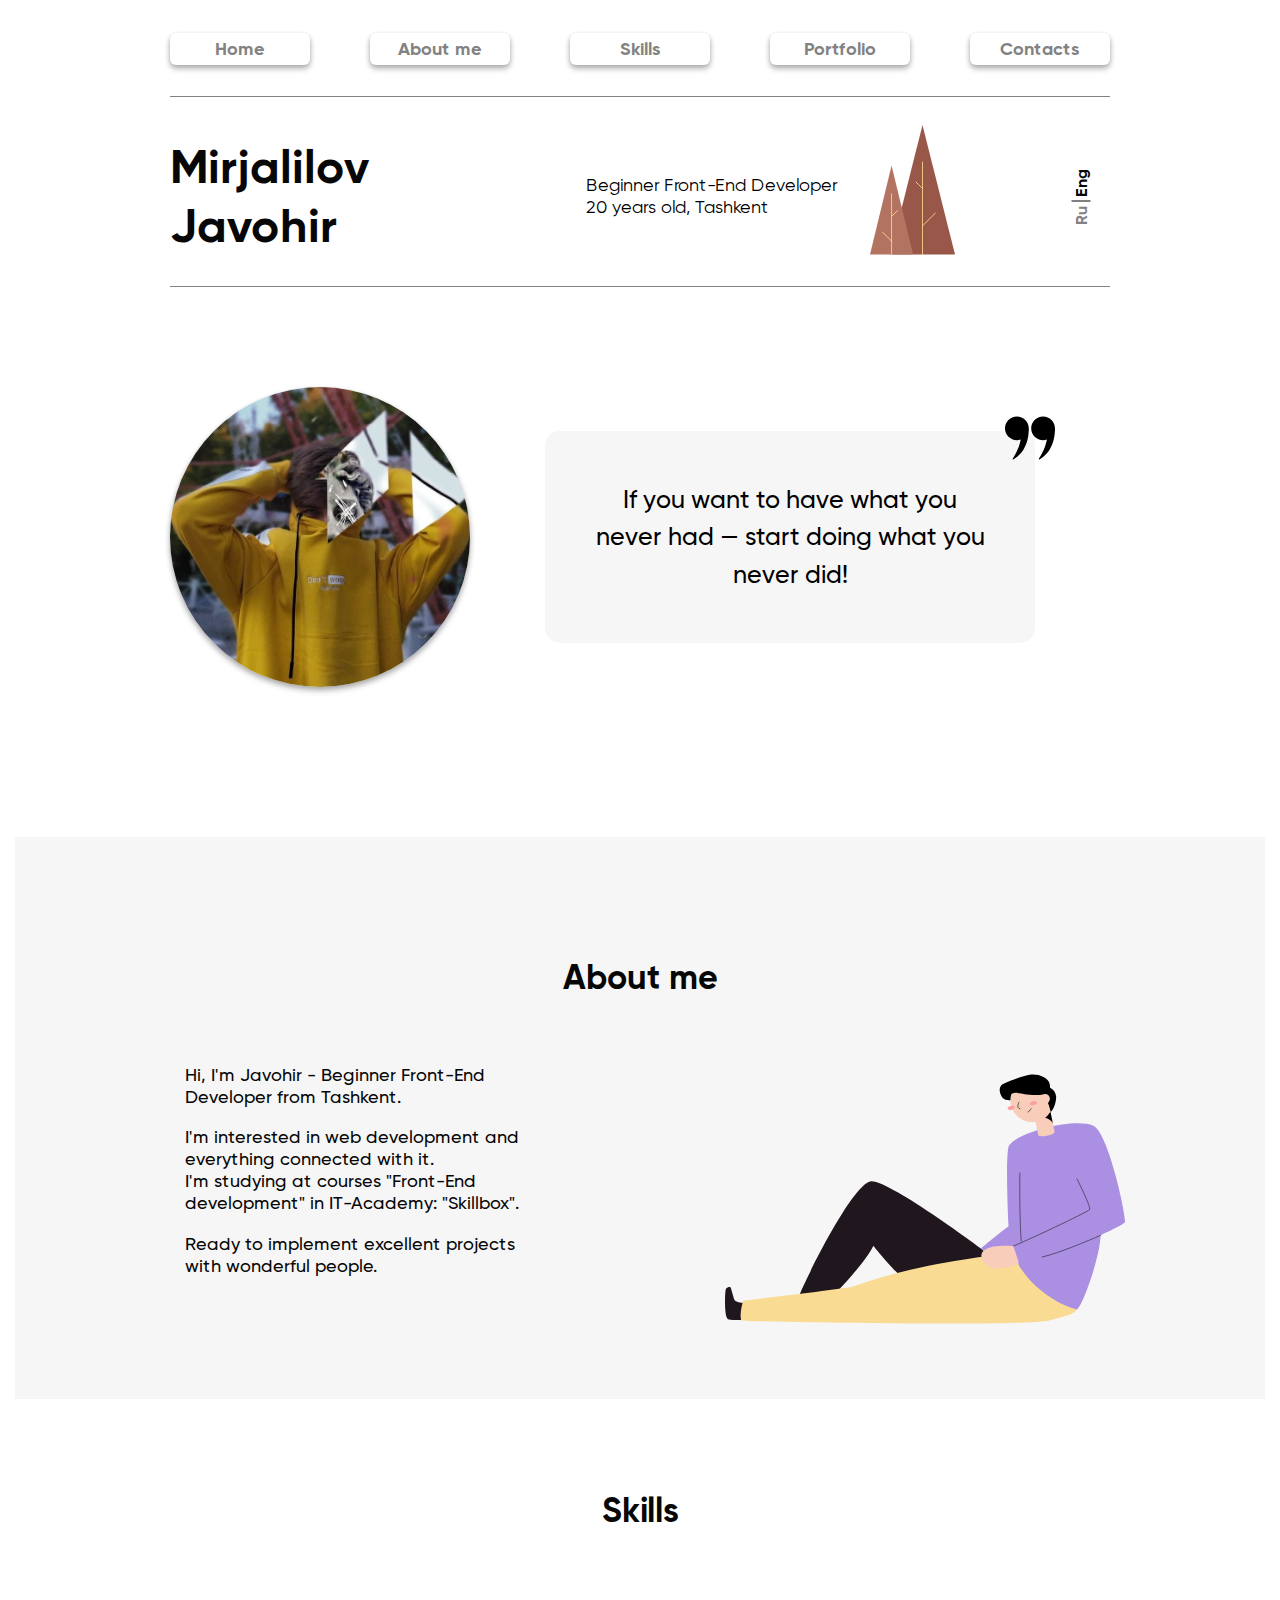
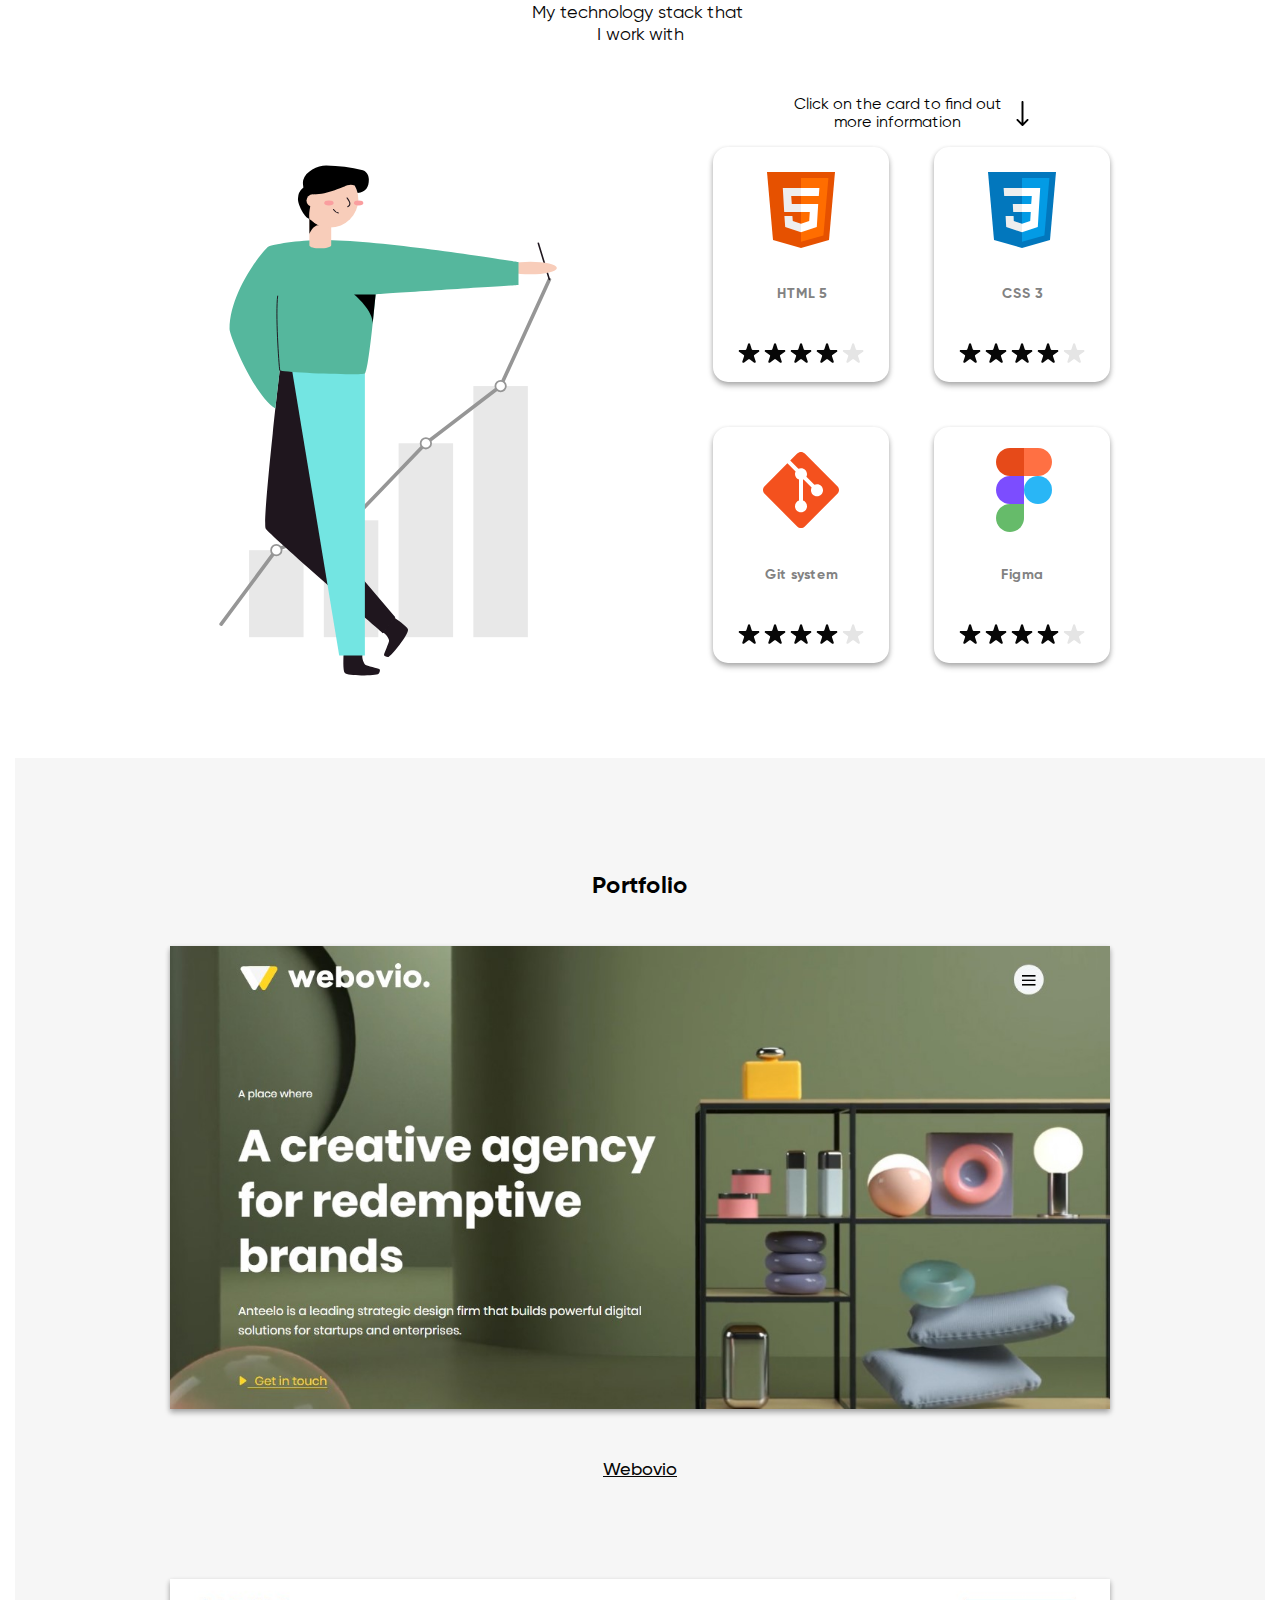
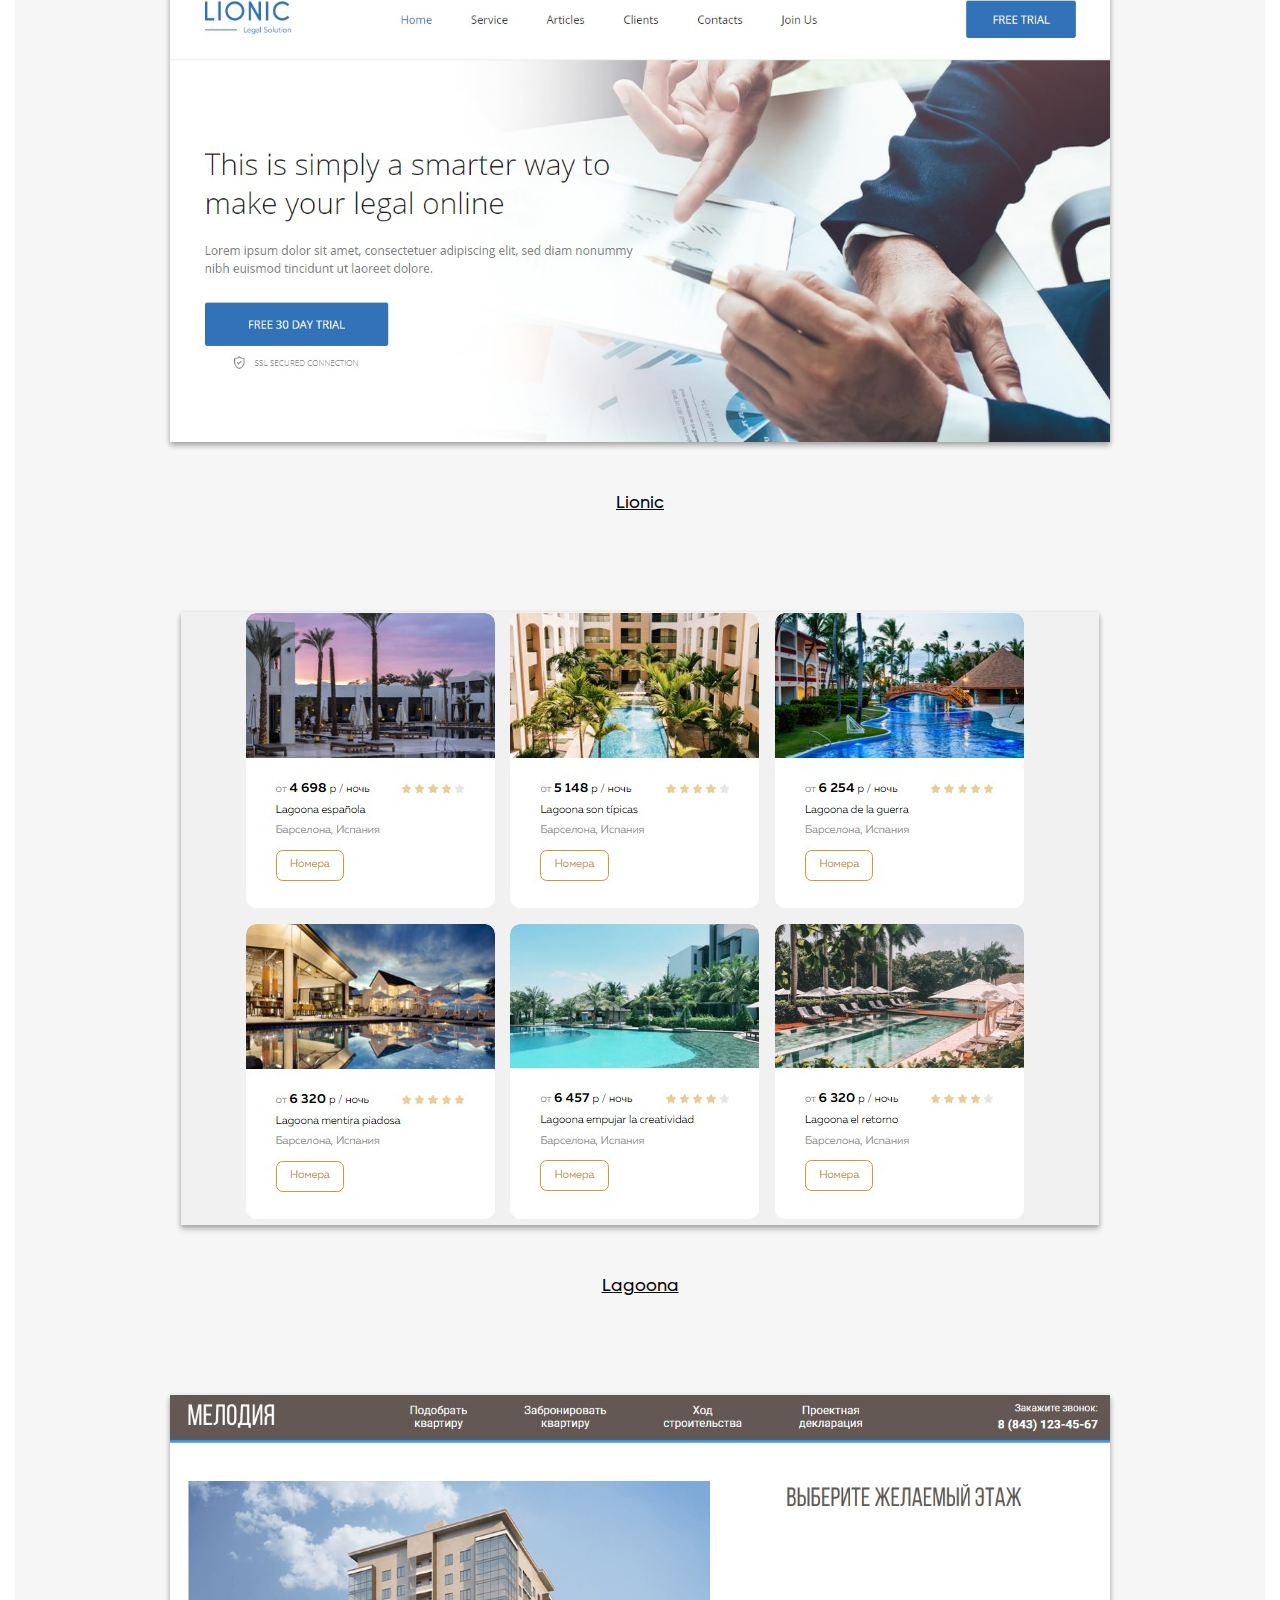
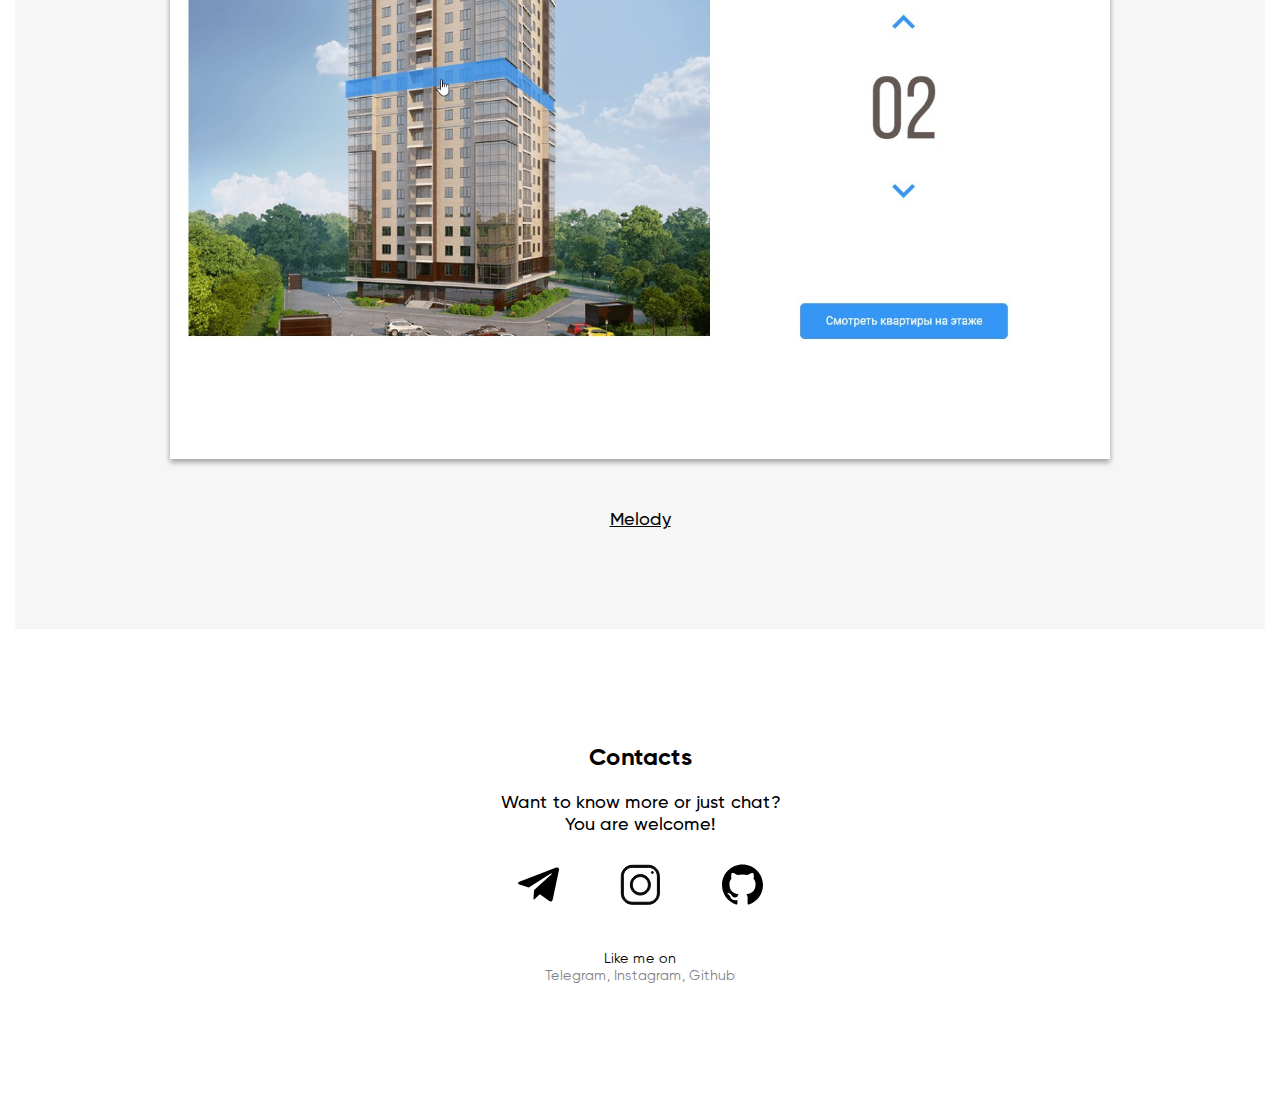
<file: index.html>
<!DOCTYPE html>
<html lang="en">
  <head>
    <meta charset="UTF-8" />
    <meta http-equiv="X-UA-Compatible" content="IE=edge" />
    <meta name="viewport" content="width=device-width, initial-scale=1.0" />
    <link rel="stylesheet" href="css/normalize.css">
    <link rel="stylesheet" href="css/style.css">
    <title>JM</title>
  </head>
  <body>
    <header class="header">
      <div class="container">
        <nav class="header-nav">
          <ul class="nav-list list-reset">
            <li class="nav-item">
                <a href="#" class="nav-link">Home</a>
            </li>
            <li class="nav-item">
                <a href="#about" class="nav-link">About me</a>
            </li>
            <li class="nav-item">
                <a href="#skills" class="nav-link">Skills</a>
            </li>
            <li class="nav-item">
                <a href="#portfolio" class="nav-link">Portfolio</a>
            </li>
            <li class="nav-item">
                <a href="#contacts" class="nav-link">Contacts</a>
            </li>
          </ul>
        </nav>
      </div>
    </header>
    <main>
      <section class="section-hero">
        <div class="container hero-container">
          <div class="hero-content">
            <h1 class="hero-title">Mirjalilov <br> Javohir</h1>
            <p class="hero-descr">Beginner Front-End Developer <br> 20 years old, Tashkent</p>
            <div class="section-hero-lng">
                <a href="index-ru.html" class="hero-lng-ru">Ru</a>
                <a href="index.html" class="hero-lng-en">Eng</a>
            </div>
          </div>
          <div class="hero-content-bottom">
           <div class="hero-avatar">
           </div>
           <div class="hero-content-quote">
            <quote>If&nbsp;you want to&nbsp;have what you never had&nbsp;&mdash; start doing what you never did!</quote>
            </div>
          </div>
        </div>
      </section>
      <section class="section-about">
        <div class="container about-container" id="about">
          <h2 class="section-about-title" >About me</h2>
          <div class="section-about-content">
            <p class="section-about-text">
              Hi, I'm Javohir - Beginner Front-End Developer from Tashkent.</p><br>
              <p class="section-about-text">
                I'm interested in web development and everything connected with it.
              </p>
              <p class="section-about-text">
                I'm studying at courses "Front-End development" in IT-Academy: "Skillbox".
              </p><br>
              <p class="section-about-text">
                Ready to implement excellent projects<br>
                with wonderful people.
              </p>
          </div>
        </div>
      </section>
      <section class="section-skills" id="skills">
        <div class="container skills-container">
          <h2 class="section-skills-title">Skills</h2>
          <p class="section-skills-subtitle">
            My&nbsp;technology stack that&nbsp; <br> I work with
          </p>
          <div class="section-skills-cards">
            <p class="skills-card-text">Click on the card to find out more information</p>
            <ul class="section-skills-list list-reset">
            <li class="section-skills-item item-image">
              <div class="skills-item-content">
                <a href="https://en.wikipedia.org/wiki/HTML5" class="skills-item-link">
                  <svg xmlns="http://www.w3.org/2000/svg"  viewBox="0 0 48 48" width="96px" height="96px"><path fill="#E65100" d="M41,5H7l3,34l14,4l14-4L41,5L41,5z"/><path fill="#FF6D00" d="M24 8L24 39.9 35.2 36.7 37.7 8z"/><path fill="#FFF" d="M24,25v-4h8.6l-0.7,11.5L24,35.1v-4.2l4.1-1.4l0.3-4.5H24z M32.9,17l0.3-4H24v4H32.9z"/><path fill="#EEE" d="M24,30.9v4.2l-7.9-2.6L15.7,27h4l0.2,2.5L24,30.9z M19.1,17H24v-4h-9.1l0.7,12H24v-4h-4.6L19.1,17z"/></svg>
              <h3 class="skills-item-title">HTML 5</h3>
              <div class="skills-rating">
                <img src="img/Star.svg" alt="4 из 5" class="skills-star" />
                <img src="img/Star.svg" alt="" class="skills-star" />
                <img src="img/Star.svg" alt="" class="skills-star" />
                <img src="img/Star.svg" alt="" class="skills-star" />
                <img src="img/star-empty.svg" alt="" class="skills-star" />
              </div>
                </a>
              </div>
            </li>
            <li class="section-skills-item item-image">
              <div class="skills-item-content">
                <a href="https://en.wikipedia.org/wiki/CSS" class="skills-item-link">
                  <svg xmlns="http://www.w3.org/2000/svg"  viewBox="0 0 48 48" width="96px" height="96px"><path fill="#0277BD" d="M41,5H7l3,34l14,4l14-4L41,5L41,5z"/><path fill="#039BE5" d="M24 8L24 39.9 35.2 36.7 37.7 8z"/><path fill="#FFF" d="M33.1 13L24 13 24 17 28.9 17 28.6 21 24 21 24 25 28.4 25 28.1 29.5 24 30.9 24 35.1 31.9 32.5 32.6 21 32.6 21z"/><path fill="#EEE" d="M24,13v4h-8.9l-0.3-4H24z M19.4,21l0.2,4H24v-4H19.4z M19.8,27h-4l0.3,5.5l7.9,2.6v-4.2l-4.1-1.4L19.8,27z"/></svg>
              <h3 class="skills-item-title">CSS 3</h3>
              <div class="skills-rating">
                <img src="img/Star.svg" alt="4 из 5" class="skills-star" />
                <img src="img/Star.svg" alt="" class="skills-star" />
                <img src="img/Star.svg" alt="" class="skills-star" />
                <img src="img/Star.svg" alt="" class="skills-star" />
                <img src="img/star-empty.svg" alt="" class="skills-star" />
              </div>
                </a>
              </div>
            </li>
            <li class="section-skills-item item-image">
             <div class="skills-item-content">
              <a href="https://en.wikipedia.org/wiki/Git" class="skills-item-link">
                 <svg xmlns="http://www.w3.org/2000/svg"  viewBox="0 0 48 48" width="96px" height="96px"><path fill="#F4511E" d="M42.2,22.1L25.9,5.8C25.4,5.3,24.7,5,24,5c0,0,0,0,0,0c-0.7,0-1.4,0.3-1.9,0.8l-3.5,3.5l4.1,4.1c0.4-0.2,0.8-0.3,1.3-0.3c1.7,0,3,1.3,3,3c0,0.5-0.1,0.9-0.3,1.3l4,4c0.4-0.2,0.8-0.3,1.3-0.3c1.7,0,3,1.3,3,3s-1.3,3-3,3c-1.7,0-3-1.3-3-3c0-0.5,0.1-0.9,0.3-1.3l-4-4c-0.1,0-0.2,0.1-0.3,0.1v10.4c1.2,0.4,2,1.5,2,2.8c0,1.7-1.3,3-3,3s-3-1.3-3-3c0-1.3,0.8-2.4,2-2.8V18.8c-1.2-0.4-2-1.5-2-2.8c0-0.5,0.1-0.9,0.3-1.3l-4.1-4.1L5.8,22.1C5.3,22.6,5,23.3,5,24c0,0.7,0.3,1.4,0.8,1.9l16.3,16.3c0,0,0,0,0,0c0.5,0.5,1.2,0.8,1.9,0.8s1.4-0.3,1.9-0.8l16.3-16.3c0.5-0.5,0.8-1.2,0.8-1.9C43,23.3,42.7,22.6,42.2,22.1z"/></svg>
              <h3 class="skills-item-title">Git system</h3>
              <div class="skills-rating">
                <img src="img/Star.svg" alt="4 из 5" class="skills-star" />
                <img src="img/Star.svg" alt="" class="skills-star" />
                <img src="img/Star.svg" alt="" class="skills-star" />
                <img src="img/Star.svg" alt="" class="skills-star" />
                <img src="img/star-empty.svg" alt="" class="skills-star" />
              </div>
              </a>
             </div>
            </li>
            <li class="section-skills-item item-image">
              <div class="skills-item-content">
                <a href="https://en.wikipedia.org/wiki/Figma_(software)" class="skills-item-link">
                  <svg xmlns="http://www.w3.org/2000/svg"  viewBox="0 0 48 48" width="96px" height="96px"><path fill="#e64a19" d="M26,17h-8c-3.866,0-7-3.134-7-7v0c0-3.866,3.134-7,7-7h8V17z"/><path fill="#7c4dff" d="M25,31h-7c-3.866,0-7-3.134-7-7v0c0-3.866,3.134-7,7-7h7V31z"/><path fill="#66bb6a" d="M18,45L18,45c-3.866,0-7-3.134-7-7v0c0-3.866,3.134-7,7-7h7v7C25,41.866,21.866,45,18,45z"/><path fill="#ff7043" d="M32,17h-7V3h7c3.866,0,7,3.134,7,7v0C39,13.866,35.866,17,32,17z"/><circle cx="32" cy="24" r="7" fill="#29b6f6"/></svg>
              <h3 class="skills-item-title">Figma</h3>
              <div class="skills-rating">
                <img src="img/Star.svg" alt="4 из 5" class="skills-star" />
                <img src="img/Star.svg" alt="" class="skills-star" />
                <img src="img/Star.svg" alt="" class="skills-star" />
                <img src="img/Star.svg" alt="" class="skills-star" />
                <img src="img/star-empty.svg" alt="" class="skills-star" />
              </div>
                </a>
              </div>
            </li>
          </ul>
          </div>
        </div>
      </section>
      <section class="section-portfolio">
        <div class="container portfolio-container" id="portfolio">
          <h2 class="section-portfolio-title">Portfolio</h2>
          <div class="section-portfolio-content">
            <img src="img/webovio-screen.jpg" alt="" class="section-portfolio-img" />
            <a href="https://infinity-chl.github.io/Webovio/" class="section-portfolio-link">
                Webovio
            </a>
          </div>
          <div class="section-portfolio-content">
            <img src="img/lionic-screen.jpg" alt="" class="section-portfolio-img"/>
            <a href="https://infinity-chl.github.io/Lionic/" class="section-portfolio-link">
                Lionic
            </a>
          </div>
          <div class="section-portfolio-content">
            <img src="img/Lagoona-screen.jpg" alt="" class="section-portfolio-img"/>
            <a href="https://infinity-chl.github.io/Lagoona/" class="section-portfolio-link">
                Lagoona
            </a>
          </div>
          <div class="section-portfolio-content">
            <img src="img/melody-screen.jpg" alt="" class="section-portfolio-img"/>
            <a href="https://infinity-chl.github.io/Melody/" class="section-portfolio-link">
                Melody
            </a>
          </div>
        </div>
      </section>
    </main>
    <footer class="footer">
      <section class="section-contacts">
        <div class="container contacts-container" id="contacts">
          <h2 class="section-contacts-title" >Contacts</h2>
          <p class="section-contacts-descr">
            Want to know more or just chat?<br> You are welcome!
          </p>
          <ul class="section-contacts-list list-reset">
            <a href="https://t.me/whyyoualwayshateme" class="contacts-icon-link"><li class="section-contacts-item link-icon-in"></li></a>
            <a href="https://www.instagram.com/infinity__19_" class="contacts-icon-link"><li class="section-contacts-item link-icon-ins"></li></a>
            <a href="https://github.com/Infinity-CHL" class="contacts-icon-link"><li class="section-contacts-item link-icon-be"></li></a>
          </ul>
          <div class="contacts-bottom-link">
            <p>
            Like me on
            </p>
          <a href="https://t.me/whyyoualwayshateme" class="contacts-link">
            Telegram,
          </a>
          <a href="https://www.instagram.com/infinity__19_" class="contacts-link">
            Instagram,
          </a>
          <a href="https://github.com/Infinity-CHL" class="contacts-link">
            Github
          </a>
          <!-- <a href="#" class="contacts-link">
            VK
          </a> -->
          </div>
        </div>
      </section>
    </footer>
  </body>
</html>
</file>
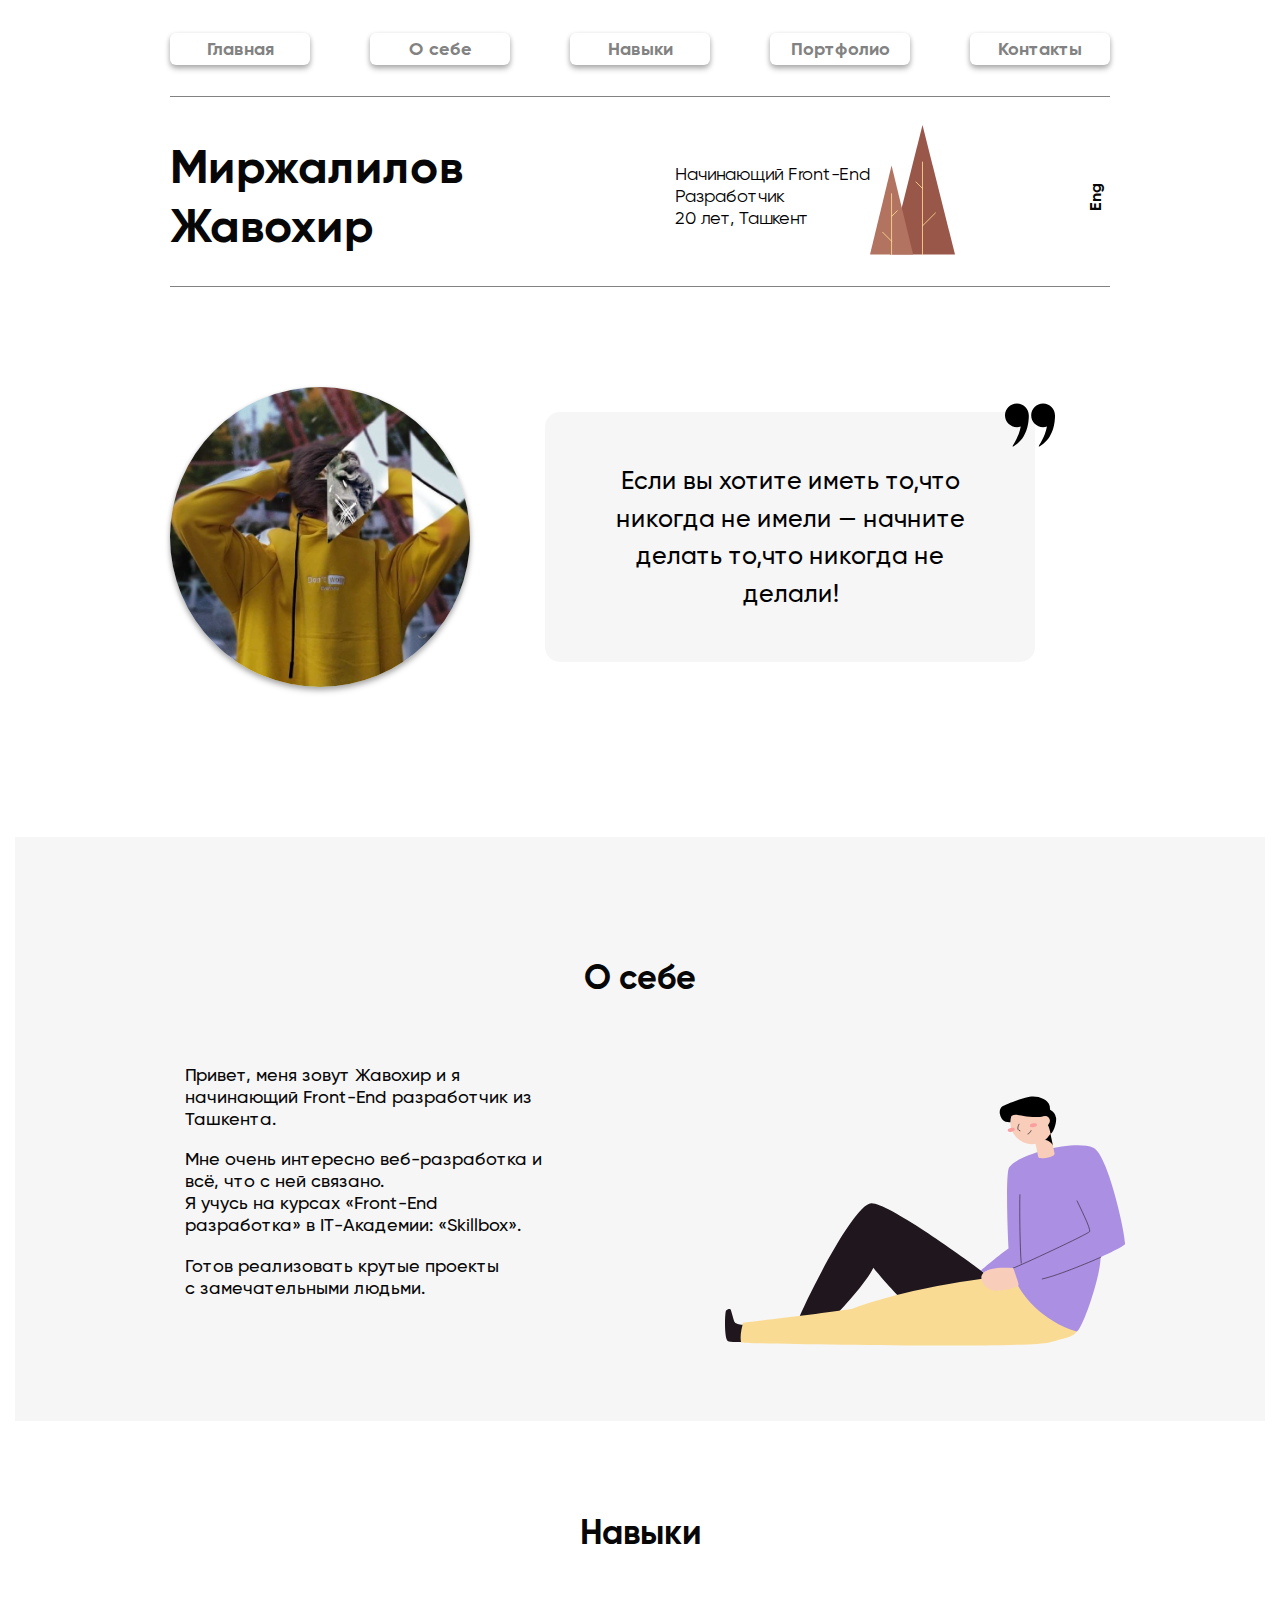
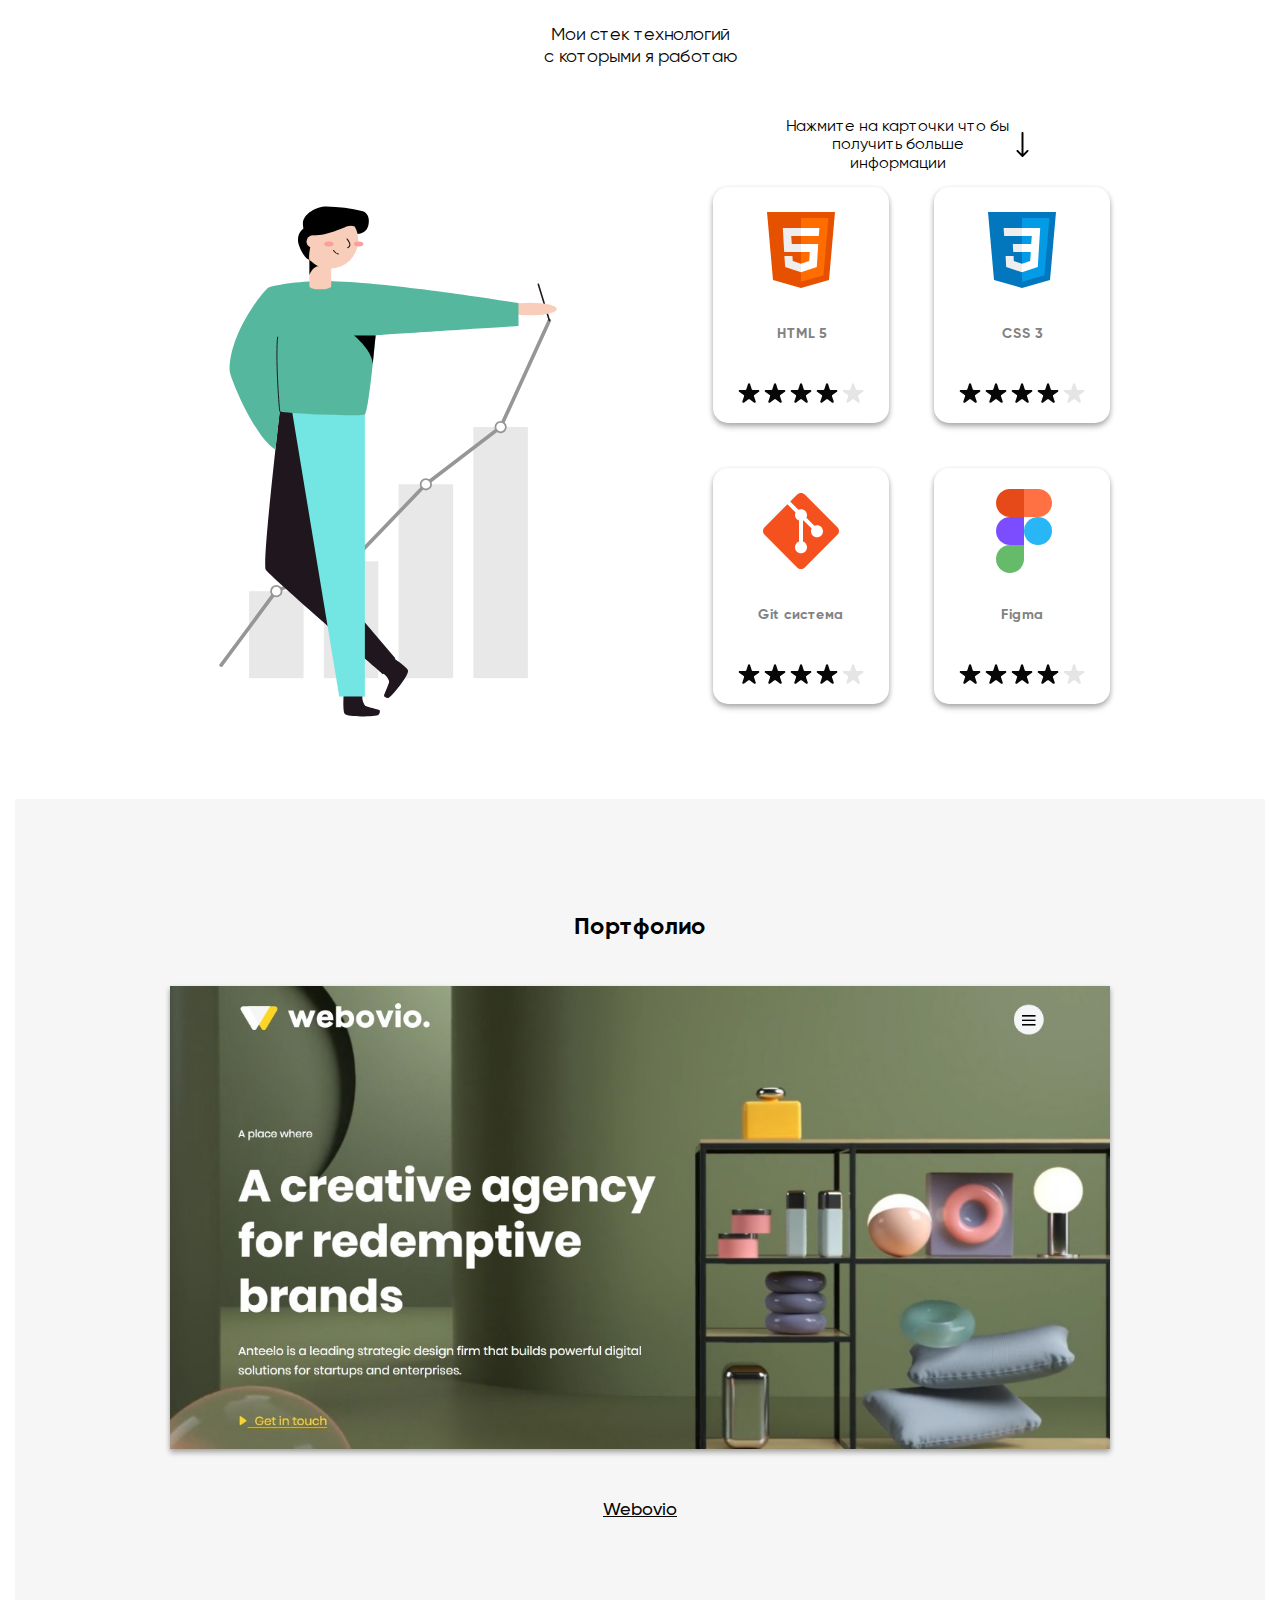
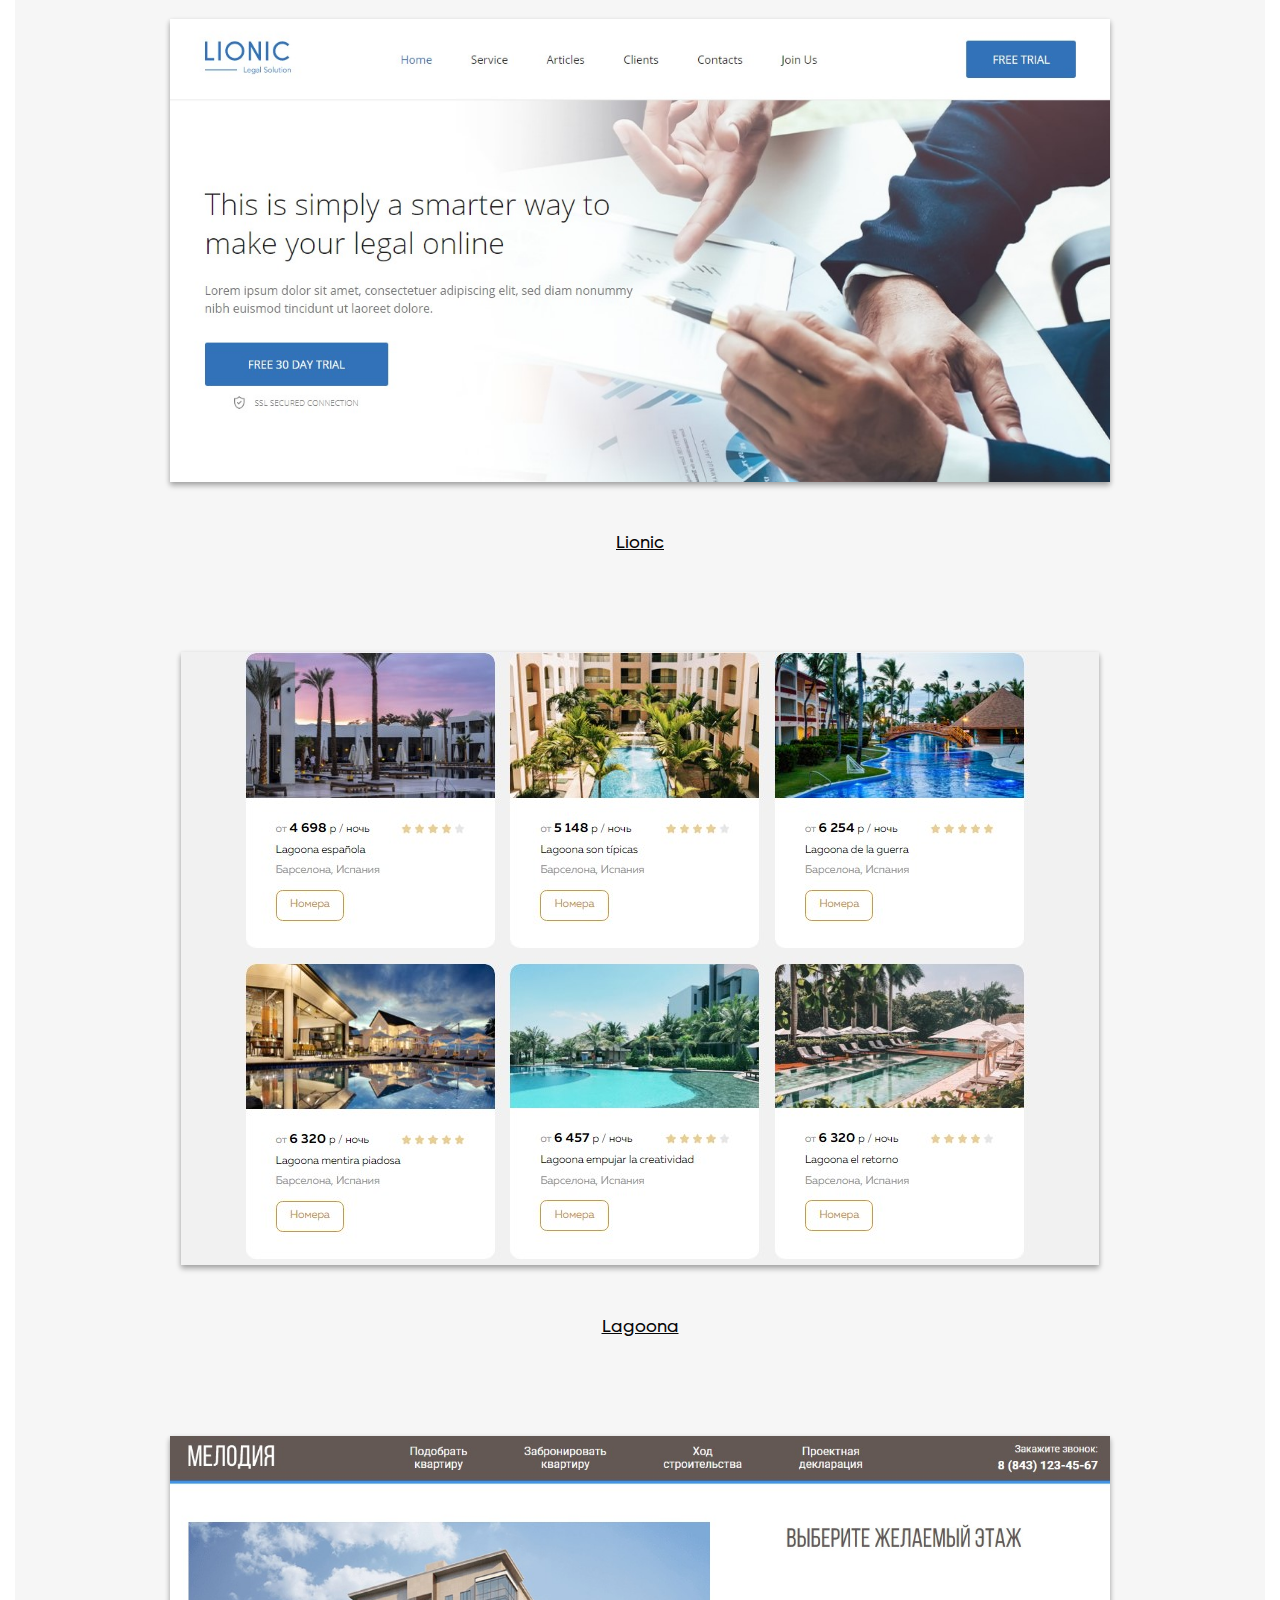
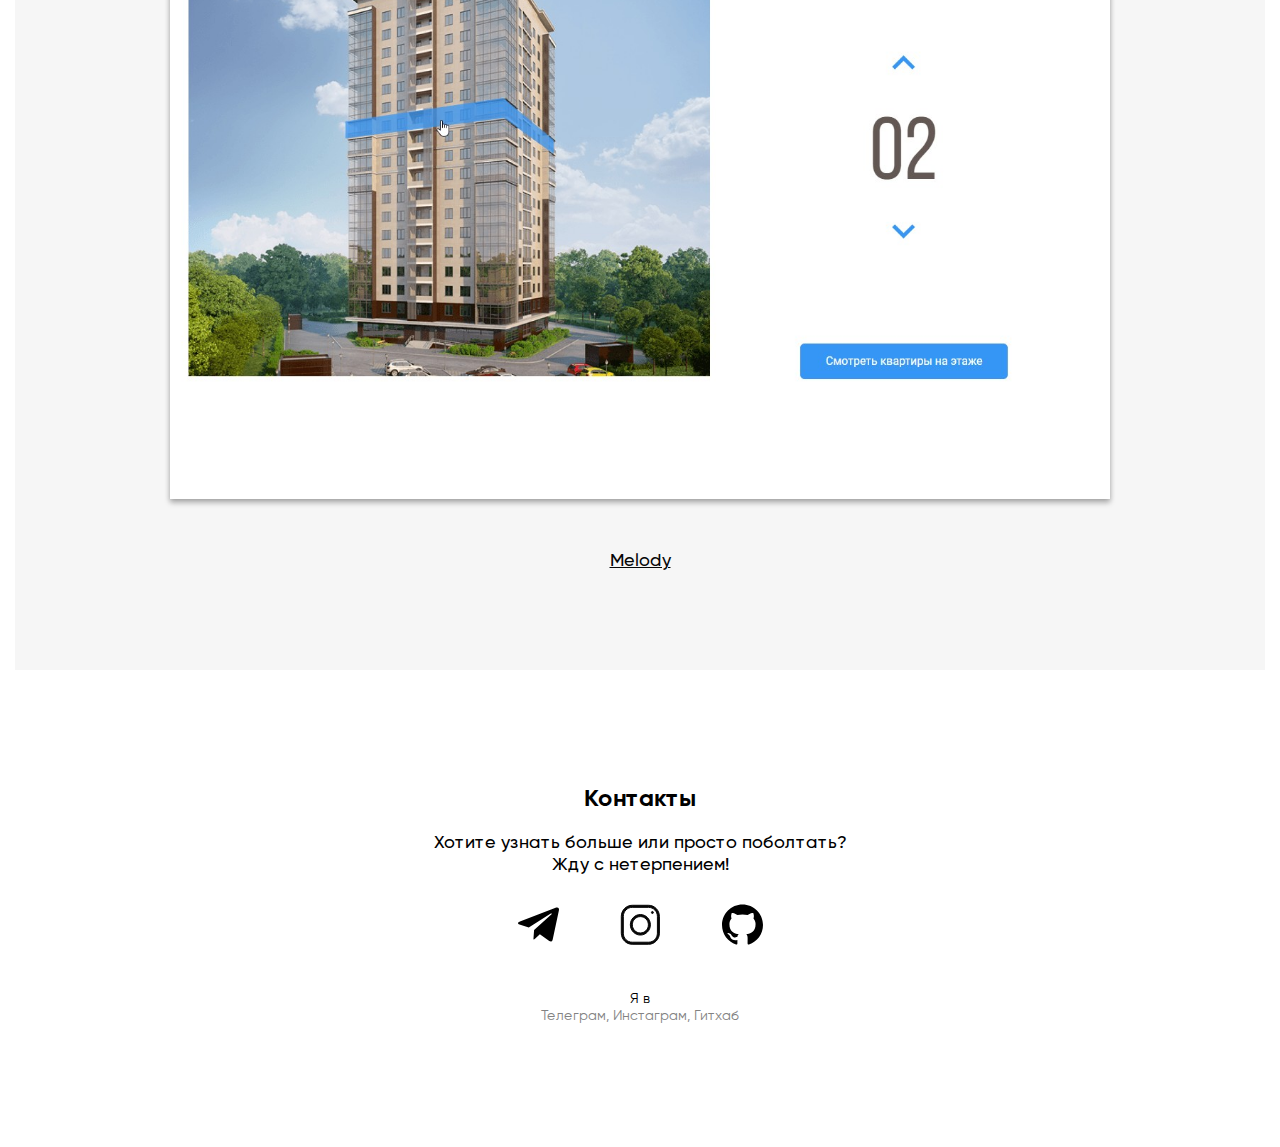
<file: index-ru.html>
<!DOCTYPE html>
<html lang="en">
  <head>
    <meta charset="UTF-8" />
    <meta http-equiv="X-UA-Compatible" content="IE=edge" />
    <meta name="viewport" content="width=device-width, initial-scale=1.0" />
    <link rel="stylesheet" href="css/normalize.css">
    <link rel="stylesheet" href="css/style.css">
    <title>JM</title>
  </head>
  <body>
    <header class="header">
      <div class="container">
        <nav class="header-nav">
          <ul class="nav-list list-reset">
            <li class="nav-item">
                <a href="#" class="nav-link">Главная</a>
            </li>
            <li class="nav-item">
                <a href="#about" class="nav-link">О себе</a>
            </li>
            <li class="nav-item">
                <a href="#skills" class="nav-link">Навыки</a>
            </li>
            <li class="nav-item">
                <a href="#portfolio" class="nav-link">Портфолио</a>
            </li>
            <li class="nav-item">
                <a href="#contacts" class="nav-link">Контакты</a>
            </li>
          </ul>
        </nav>
      </div>
    </header>
    <main>
      <section class="section-hero">
        <div class="container hero-container">
          <div class="hero-content">
            <h1 class="hero-title">Миржалилов <br> Жавохир</h1>
            <p class="hero-descr">Начинающий Front-End <br> Разработчик <br> 20 лет, Ташкент</p>
            <div class="section-hero-lng">
                <!-- <a href="" class="hero-lng-ru">Ru</a> -->
                <a href="index.html" class="hero-lng-en">Eng</a>
            </div>
          </div>
          <div class="hero-content-bottom">
           <div class="hero-avatar">
           </div>
           <div class="hero-content-quote">
            <quote>Если вы хотите иметь то,что никогда не имели — начните делать то,что никогда не делали!</quote>
            </div>
          </div>
        </div>
      </section>
      <section class="section-about">
        <div class="container about-container" id="about">
          <h2 class="section-about-title" >О себе</h2>
          <div class="section-about-content">
            <p class="section-about-text">
              Привет, меня зовут Жавохир и я начинающий Front-End разработчик из Ташкента.</p><br>
              <p class="section-about-text">
                Мне очень интересно веб-разработка и всё, что с ней связано.
              </p>
              <p class="section-about-text">
                Я учусь на курсах «Front-End разработка» в IT-Академии: «Skillbox».
              </p><br>
              <p class="section-about-text">
                Готов реализовать крутые проекты <br>
                с замечательными людьми.
              </p>
          </div>
        </div>
      </section>
      <section class="section-skills" id="skills">
        <div class="container skills-container">
          <h2 class="section-skills-title">Навыки</h2>
          <p class="section-skills-subtitle">
            Мои стек технологий <br> с которыми я работаю
          </p>
          <div class="section-skills-cards">
            <p class="skills-card-text">Нажмите на карточки что бы получить больше информации</p>
            <ul class="section-skills-list list-reset">
            <li class="section-skills-item item-image">
              <div class="skills-item-content">
                <a href="https://ru.wikipedia.org/wiki/HTML5" class="skills-item-link">
                  <svg xmlns="http://www.w3.org/2000/svg"  viewBox="0 0 48 48" width="96px" height="96px"><path fill="#E65100" d="M41,5H7l3,34l14,4l14-4L41,5L41,5z"/><path fill="#FF6D00" d="M24 8L24 39.9 35.2 36.7 37.7 8z"/><path fill="#FFF" d="M24,25v-4h8.6l-0.7,11.5L24,35.1v-4.2l4.1-1.4l0.3-4.5H24z M32.9,17l0.3-4H24v4H32.9z"/><path fill="#EEE" d="M24,30.9v4.2l-7.9-2.6L15.7,27h4l0.2,2.5L24,30.9z M19.1,17H24v-4h-9.1l0.7,12H24v-4h-4.6L19.1,17z"/></svg>
              <h3 class="skills-item-title">HTML 5</h3>
              <div class="skills-rating">
                <img src="img/Star.svg" alt="4 из 5" class="skills-star" />
                <img src="img/Star.svg" alt="" class="skills-star" />
                <img src="img/Star.svg" alt="" class="skills-star" />
                <img src="img/Star.svg" alt="" class="skills-star" />
                <img src="img/star-empty.svg" alt="" class="skills-star" />
              </div>
                </a>
              </div>
            </li>
            <li class="section-skills-item item-image">
              <div class="skills-item-content">
                <a href="https://ru.wikipedia.org/wiki/CSS" class="skills-item-link">
                  <svg xmlns="http://www.w3.org/2000/svg"  viewBox="0 0 48 48" width="96px" height="96px"><path fill="#0277BD" d="M41,5H7l3,34l14,4l14-4L41,5L41,5z"/><path fill="#039BE5" d="M24 8L24 39.9 35.2 36.7 37.7 8z"/><path fill="#FFF" d="M33.1 13L24 13 24 17 28.9 17 28.6 21 24 21 24 25 28.4 25 28.1 29.5 24 30.9 24 35.1 31.9 32.5 32.6 21 32.6 21z"/><path fill="#EEE" d="M24,13v4h-8.9l-0.3-4H24z M19.4,21l0.2,4H24v-4H19.4z M19.8,27h-4l0.3,5.5l7.9,2.6v-4.2l-4.1-1.4L19.8,27z"/></svg>
              <h3 class="skills-item-title">CSS 3</h3>
              <div class="skills-rating">
                <img src="img/Star.svg" alt="4 из 5" class="skills-star" />
                <img src="img/Star.svg" alt="" class="skills-star" />
                <img src="img/Star.svg" alt="" class="skills-star" />
                <img src="img/Star.svg" alt="" class="skills-star" />
                <img src="img/star-empty.svg" alt="" class="skills-star" />
              </div>
                </a>
              </div>
            </li>
            <li class="section-skills-item item-image">
             <div class="skills-item-content">
              <a href="https://ru.wikipedia.org/wiki/Git" class="skills-item-link">
                 <svg xmlns="http://www.w3.org/2000/svg"  viewBox="0 0 48 48" width="96px" height="96px"><path fill="#F4511E" d="M42.2,22.1L25.9,5.8C25.4,5.3,24.7,5,24,5c0,0,0,0,0,0c-0.7,0-1.4,0.3-1.9,0.8l-3.5,3.5l4.1,4.1c0.4-0.2,0.8-0.3,1.3-0.3c1.7,0,3,1.3,3,3c0,0.5-0.1,0.9-0.3,1.3l4,4c0.4-0.2,0.8-0.3,1.3-0.3c1.7,0,3,1.3,3,3s-1.3,3-3,3c-1.7,0-3-1.3-3-3c0-0.5,0.1-0.9,0.3-1.3l-4-4c-0.1,0-0.2,0.1-0.3,0.1v10.4c1.2,0.4,2,1.5,2,2.8c0,1.7-1.3,3-3,3s-3-1.3-3-3c0-1.3,0.8-2.4,2-2.8V18.8c-1.2-0.4-2-1.5-2-2.8c0-0.5,0.1-0.9,0.3-1.3l-4.1-4.1L5.8,22.1C5.3,22.6,5,23.3,5,24c0,0.7,0.3,1.4,0.8,1.9l16.3,16.3c0,0,0,0,0,0c0.5,0.5,1.2,0.8,1.9,0.8s1.4-0.3,1.9-0.8l16.3-16.3c0.5-0.5,0.8-1.2,0.8-1.9C43,23.3,42.7,22.6,42.2,22.1z"/></svg>
              <h3 class="skills-item-title">Git система</h3>
              <div class="skills-rating">
                <img src="img/Star.svg" alt="4 из 5" class="skills-star" />
                <img src="img/Star.svg" alt="" class="skills-star" />
                <img src="img/Star.svg" alt="" class="skills-star" />
                <img src="img/Star.svg" alt="" class="skills-star" />
                <img src="img/star-empty.svg" alt="" class="skills-star" />
              </div>
              </a>
             </div>
            </li>
            <li class="section-skills-item item-image">
              <div class="skills-item-content">
                <a href="https://ru.wikipedia.org/wiki/Figma" class="skills-item-link">
                  <svg xmlns="http://www.w3.org/2000/svg"  viewBox="0 0 48 48" width="96px" height="96px"><path fill="#e64a19" d="M26,17h-8c-3.866,0-7-3.134-7-7v0c0-3.866,3.134-7,7-7h8V17z"/><path fill="#7c4dff" d="M25,31h-7c-3.866,0-7-3.134-7-7v0c0-3.866,3.134-7,7-7h7V31z"/><path fill="#66bb6a" d="M18,45L18,45c-3.866,0-7-3.134-7-7v0c0-3.866,3.134-7,7-7h7v7C25,41.866,21.866,45,18,45z"/><path fill="#ff7043" d="M32,17h-7V3h7c3.866,0,7,3.134,7,7v0C39,13.866,35.866,17,32,17z"/><circle cx="32" cy="24" r="7" fill="#29b6f6"/></svg>
              <h3 class="skills-item-title">Figma</h3>
              <div class="skills-rating">
                <img src="img/Star.svg" alt="4 из 5" class="skills-star" />
                <img src="img/Star.svg" alt="" class="skills-star" />
                <img src="img/Star.svg" alt="" class="skills-star" />
                <img src="img/Star.svg" alt="" class="skills-star" />
                <img src="img/star-empty.svg" alt="" class="skills-star" />
              </div>
                </a>
              </div>
            </li>
          </ul>
          </div>
        </div>
      </section>
      <section class="section-portfolio">
        <div class="container portfolio-container" id="portfolio">
          <h2 class="section-portfolio-title">Портфолио</h2>
          <div class="section-portfolio-content">
            <img src="img/webovio-screen.jpg" alt="" class="section-portfolio-img" />
            <a href="https://infinity-chl.github.io/Webovio/" class="section-portfolio-link">
                Webovio
            </a>
          </div>
          <div class="section-portfolio-content">
            <img src="img/lionic-screen.jpg" alt="" class="section-portfolio-img"/>
            <a href="https://infinity-chl.github.io/Lionic/" class="section-portfolio-link">
                Lionic
            </a>
          </div>
          <div class="section-portfolio-content">
            <img src="img/Lagoona-screen.jpg" alt="" class="section-portfolio-img"/>
            <a href="https://infinity-chl.github.io/Lagoona/" class="section-portfolio-link">
                Lagoona
            </a>
          </div>
          <div class="section-portfolio-content">
            <img src="img/melody-screen.jpg" alt="" class="section-portfolio-img"/>
            <a href="https://infinity-chl.github.io/Melody/" class="section-portfolio-link">
                Melody
            </a>
          </div>
        </div>
      </section>
    </main>
    <footer class="footer">
      <section class="section-contacts">
        <div class="container contacts-container" id="contacts">
          <h2 class="section-contacts-title" >Контакты</h2>
          <p class="section-contacts-descr">
            Хотите узнать больше или просто поболтать?<br> Жду с нетерпением!
          </p>
          <ul class="section-contacts-list list-reset">
            <a href="https://t.me/whyyoualwayshateme" class="contacts-icon-link"><li class="section-contacts-item link-icon-in"></li></a>
            <a href="https://www.instagram.com/infinity__19_" class="contacts-icon-link"><li class="section-contacts-item link-icon-ins"></li></a>
            <a href="https://github.com/Infinity-CHL" class="contacts-icon-link"><li class="section-contacts-item link-icon-be"></li></a>
          </ul>
          <div class="contacts-bottom-link">
            <p>
            Я в
            </p>
          <a href="https://t.me/whyyoualwayshateme" class="contacts-link">
            Телеграм,
          </a>
          <a href="https://www.instagram.com/infinity__19_" class="contacts-link">
            Инстаграм,
          </a>
          <a href="https://github.com/Infinity-CHL" class="contacts-link">
            Гитхаб
          </a>
          <!-- <a href="#" class="contacts-link">
            VK
          </a> -->
          </div>
        </div>
      </section>
    </footer>
  </body>
</html>
</file>
<file: css/style.css>
@font-face {
  font-family: "Gilroy";
  font-style: normal;
  font-weight: 400;
  font-display: swap;
  src: local("GilroyRegular"),
    url("../fonts/Gilroy-Regular.woff") format("woff");
}

@font-face {
  font-family: "Gilroy";
  font-style: normal;
  font-weight: 500;
  font-display: swap;
  src: local("GilroyRegular"),
    url("../fonts/Gilroy-Medium.woff") format("woff");
}

@font-face {
  font-family: "Gilroy";
  font-style: normal;
  font-weight: 700;
  font-display: swap;
  src: local("GilroyRegular"),
    url("../fonts/Gilroy-Bold.woff") format("woff");
}

* {
    box-sizing: border-box;
}

.list-reset {
    margin: 0;
    padding: 0;
    list-style: none;
}

.btn-reset {
    text-decoration: none;
    cursor: pointer;
}

a {
    cursor: pointer;
    text-decoration: none;
}

img {
    max-width: 100%;
    box-shadow: 0 2px 5px rgba(0,0,0,0.2), 0 4px 6px rgba(0,0,0,0.2);;
    transition: 0.3s box-shadow linear;
}

img:hover {
    box-shadow: 0 4px 12px rgba(0,0,0,0.2), 0 16px 20px rgba(0,0,0,0.2);

}

html {
    font-family: 'Gilroy', Arial, "Helvetica Neue", Helvetica, sans-serif;
}

body {
    padding: 0 15px;
    background-color: #fff;
}

.container {
    max-width: 970px;
    margin: 0 auto;
    padding-right: 15px;
    padding-left: 15px;
}

.btn {
    cursor: pointer;
}

/* Header */

.header {
    padding-top: 33px;
}

.header-nav {
    padding-bottom: 31px;
    border-bottom: 1px solid #828282;
}

.nav-list {
    display: flex;
    flex-wrap: wrap;
    justify-content: space-between;
}

.nav-item {
    width: 140px;
    padding: 5px 20px;
    text-align: center;
    font-size: 18px;
    line-height: 22px;
    font-weight: 700;
    border-radius: 6px;
    box-shadow: 0 2px 5px rgba(0,0,0,0.2), 0 4px 6px rgba(0,0,0,0.2);
    transition: 0.1s box-shadow linear;
}

.nav-item:hover {
    border-radius: 6px;
    box-shadow: 0 4px 12px rgba(0,0,0,0.2), 0 16px 20px rgba(0,0,0,0.2);
}

.nav-link {
    color: #828282;
    transition: 0.5s color linear;
}

.nav-link:hover {
    /* border-bottom: 1px solid #828282; */
    color:#070707;
}


/* Hero */

.hero-container {
    padding-bottom: 150px;
}


.hero-content {
    margin-bottom: 31px;
    display: flex;
    flex-wrap: wrap;
    justify-content: space-between;
    align-items: center;
    padding-top: 40px;
    background-image: url(../img/autumn-trees.svg);
    background-repeat: no-repeat;
    background-position: 700px bottom;
    background-size: 85px;
}


.hero-title {
    margin: 0;
    font-size: 47.3392px;
    line-height: 59px;
    color: #070707;
}

.hero-descr {
    margin: 0;
    font-size: 18px;
    line-height: 22px;
}

.section-hero-lng {
   transform: rotate(-90deg);

}

.hero-lng-ru {
    padding-right: 4px;
    font-size: 16px;
    line-height: 20px;
    font-weight: 700;
    color: #828282;
    border-right: 1px solid #000000;
    transition: color .2s linear;
}

.hero-lng-ru:hover {
    color: #070707;
}

.hero-lng-en {
    font-size: 16px;
    line-height: 20px;
    font-weight: 700;
    color: #070707;
    transition: color .2s linear;
}

.hero-lng-en:hover {
    color: #828282;
}

.hero-content-bottom svg {
    width: 200px;
    height: 200px;
}

.hero-content-bottom {
    display: flex;
    flex-wrap: wrap;
    padding-top: 100px;
    border-top: 1px solid #828282;
}


.hero-avatar {
    width: 300px;
    height: 300px;
    border-radius: 100%;
    background-image:url(../img/hero-image.jpg);
    background-position: 395px;
    background-size: cover;
    box-shadow: 0 2px 5px rgba(0,0,0,0.2), 0 4px 6px rgba(0,0,0,0.2);
}


.hero-img {
    width: 500px;
    height: 400px;
    margin-bottom: 104px;
}


.hero-content-quote {
    position: relative;
    max-width: 490px;
    padding: 50px;
    margin: auto;
    border-radius: 15px;
    text-align: center;
    font-size: 25px;
    line-height: 1.5;
    font-weight: 500;
    background-color: #f6f6f6;
}

.hero-content-quote::after {
    content: "";
    position: absolute;
    bottom: 85%;
    right: -4%;
    background-image: url(../img/right-quotes-symbol.svg);
    background-repeat:no-repeat;
    background-size: 50px 50px;
    width: 50px;
    height: 50px;
}

/* About me */
.section-about {
    background-color: #f6f6f6;
}


.about-container {
    padding-top: 120px;
    padding-bottom: 107px;
    text-align: center;
    background-image: url(../img/sitting-leaning.svg);
    background-repeat: no-repeat;
    background-position: right bottom;
    background-size: 400px 400px;
    
}

.section-about-content {
    max-width: 400px;
    padding: 15px 15px;
    border-radius: 15px;
    text-align: left;
}

.section-about-title {
    margin: 0;
    margin-bottom: 50px;
    font-size: 34px;
    line-height: 42px;
    font-weight: 700;
    color: #070707;
}

.section-about-text {
    margin: 0;
    font-size: 18px;
    line-height: 22px;
    font-weight: 500;
    color: #070707;
}

/* Skills */

.section-skills {
    padding-top: 91px;
    padding-bottom: 50px;

}



.skills-container {
    text-align: center;
    background-image: url(../img/graph-man.svg);
    background-repeat: no-repeat;
    background-position: -70px bottom;
    background-size: 575px 575px;
}

.section-skills-title {
    margin: 0;
    font-size: 34px;
    line-height: 42px;
    color: #070707;
}

.section-skills-subtitle {
    margin: 0;
    margin-top: 69px;
    font-size: 18px;
    line-height: 22px;
    color: #070707;
}

.section-skills-cards {
    margin-top: 50px;
    cursor: pointer;
}

.skills-card-text {
    max-width: 250px;
    margin: 0;
    margin-left: auto;
    margin-right: 75px;
    padding-right: 25px;
    text-align: center;
    background-image: url(../img/down-arrow.svg);
    background-size: 25px;
    background-repeat: no-repeat;
    background-position: right;
}

.section-skills-list {
    margin-top: 15px;
    margin-left: auto;
    max-width: 425px;
    display: flex;
    flex-wrap: wrap;
    justify-content: flex-end;
    align-items: center;
    
}

.section-skills-item {
    max-width: 180px;
    margin-bottom: 45px;
    display: flex;
    flex-direction: column;
    align-items: center;
    flex-wrap: wrap;
    justify-content: space-between;  
}

.section-skills-item:not(:nth-child(2n)) {
    margin-right: 45px;
}

.section-skills-item svg {
    margin-bottom: 23px;
}


.skills-item-content {
    padding: 15px 25px;
    background-color: #fff;
    border-radius: 15px;
    box-shadow: 0 2px 5px rgba(0,0,0,0.2), 0 4px 6px rgba(0,0,0,0.2);
    transition: box-shadow 0.3s ease-in-out;
}



.skills-item-title {
    margin: 0;
    margin-bottom: 41px;
    font-size: 14px;
    line-height: 17px;
    color: #828282;
}

.skills-item-title:last-child {
    margin-bottom: 56px;
}

.skills-item-content:hover {
    box-shadow: 0 4px 12px rgba(0,0,0,0.2), 0 16px 20px rgba(0,0,0,0.2);
}

.skills-rating img {
    box-shadow: none;
}

/* Portfolio */

.section-portfolio {
    background-color: #f6f6f6;
}

.portfolio-container {
    text-align: center;
    padding-top: 113px;
}

.section-portfolio-title {
    margin: 0;
    margin-bottom: 47px;
}

.section-portfolio-img {
    margin-bottom: 45px;
}

.section-portfolio-link {
    display: inline-block;
    margin-bottom: 99px;
    font-size: 18px;
    line-height: 22px;
    font-weight: 500;
    text-align: center;
    text-decoration-line: underline;
    color: #070707;
    transition-property: color,text-decoration;
    transition-duration: .2s;
    transition-timing-function: linear;
}

.section-portfolio-link:hover {
    color: #828282;
    text-decoration: none;
}

/* Contacts */

.contacts-container {
    padding-top: 114px;
    padding-bottom: 123px;
    text-align: center;
}

.section-contacts-title {
    margin: 0;
    margin-bottom: 20px;
}

.section-contacts-descr {
    margin: 0;
    margin-bottom: 29px;
    font-size: 18px;
    line-height: 22px;
    font-weight: 500;
}


.section-contacts-list {
    display: flex;
    align-items: center;
    justify-content: center;
    margin-bottom: 45px;
}

.section-contacts-item {
    width: 41px;
    height: 41px;
    background-repeat: no-repeat;
    transition: transform .1s ease-in-out;
}

.section-contacts-item:hover {
    transform: scale(1.1);
}

.contacts-icon-link {
    cursor: pointer;
}

.contacts-icon-link:not(:last-child) {
    margin-right: 61px;
}

.contacts-bottom-link {
    font-size: 14px;
    line-height: 17px;
}

.contacts-bottom-link p {
    margin: 0;
}

.contacts-link {
    color: #828282;
    transition-property: color, border-bottom;
    transition-duration: .2s;
    transition-timing-function: linear;
}

.contacts-link:hover {
    color: #070707;
    border-bottom: 1px solid #070707;
}

.link-icon-in {
    background-image: url(../img/telegram.svg);
    background-size: 41px 41px;
}

.link-icon-ins {
    background-image: url(../img/instagram.svg);
}

.link-icon-be {
    background-image: url(../img/github.svg);
}

/* .link-icon-dr {
    background-image: url(../img/vk-logo.svg);
    background-size: 42px 42px;
} */
</file>
